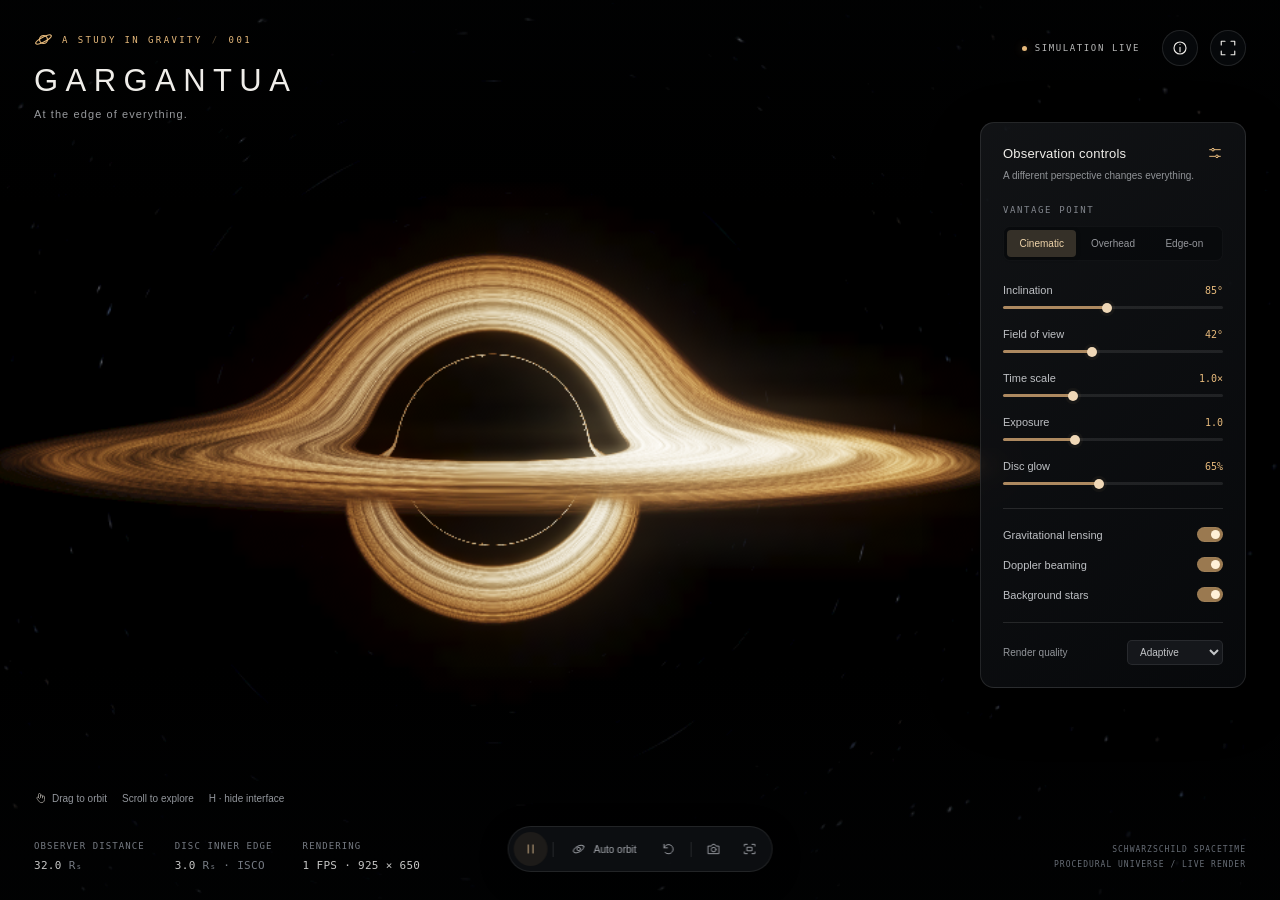
<file: submissions/astra-6-max/run-01.html>
<!DOCTYPE html>
<html lang="en">
<head>
<meta charset="utf-8">
<meta name="viewport" content="width=device-width,initial-scale=1,viewport-fit=cover">
<meta name="theme-color" content="#060709">
<link rel="icon" href="data:image/svg+xml,%3Csvg xmlns='http://www.w3.org/2000/svg' viewBox='0 0 64 64'%3E%3Crect width='64' height='64' rx='14' fill='%2306090c'/%3E%3Ccircle cx='32' cy='32' r='15' fill='none' stroke='%23e6b97b' stroke-width='3'/%3E%3Cellipse cx='32' cy='32' rx='28' ry='6' fill='none' stroke='%23e6b97b' stroke-width='3'/%3E%3C/svg%3E">
<meta name="description" content="A self-contained, interactive black hole with ray-traced gravitational lensing and an animated accretion disc.">
<title>Gargantua — A study in gravity</title>
<style>
:root{color-scheme:dark;--ink:#f0eeea;--muted:#909397;--line:rgba(255,255,255,.11);--gold:#e6b97b;--mono:ui-monospace,SFMono-Regular,Consolas,monospace;--sans:Inter,-apple-system,BlinkMacSystemFont,"Segoe UI",sans-serif}
*{box-sizing:border-box}body{margin:0;overflow:hidden;background:#030405;color:var(--ink);font-family:var(--sans);font-size:13px;-webkit-font-smoothing:antialiased}button,input,select{font:inherit}button{color:inherit;cursor:pointer}button:focus-visible,input:focus-visible,select:focus-visible,a:focus-visible{outline:2px solid var(--gold);outline-offset:5px}button:disabled{cursor:default;opacity:.4}button{border:0}svg{width:18px;height:18px;fill:none;stroke:currentColor;stroke-width:1.5;stroke-linecap:round;stroke-linejoin:round;flex:none}#universe{position:fixed;inset:0;width:100%;height:100%;display:block;touch-action:none;cursor:grab;outline-offset:-5px}#universe:active{cursor:grabbing}.vignette{position:fixed;inset:0;pointer-events:none;background:linear-gradient(180deg,rgba(2,3,4,.46),transparent 23%,transparent 74%,rgba(2,3,4,.6))}.ui{transition:opacity .35s,visibility .35s}.topbar{position:fixed;top:30px;left:34px;right:34px;display:flex;justify-content:space-between;align-items:flex-start;pointer-events:none}.brand,.top-actions{pointer-events:auto}.eyebrow{display:flex;align-items:center;gap:9px;color:var(--gold);font-family:var(--mono);font-size:9px;letter-spacing:2.4px;text-transform:uppercase}.brand-mark{width:19px;height:19px}.brand h1{font-size:31px;font-weight:350;letter-spacing:.24em;margin:15px 0 10px;line-height:1.1}.brand p{margin:0;color:#97999d;font-size:11px;letter-spacing:1.1px}.top-actions{display:flex;align-items:center;gap:12px}.status{font:9px var(--mono);letter-spacing:1.6px;text-transform:uppercase;color:#b7b8b8;display:flex;align-items:center;gap:8px;margin-right:10px}.status-dot{background:var(--gold);width:5px;height:5px;border-radius:50%;box-shadow:0 0 10px #e6b97b55}.status.paused .status-dot{background:#7d8188;box-shadow:none}.icon-button{width:36px;height:36px;display:flex;align-items:center;justify-content:center;border:1px solid var(--line);background:#0d101480;border-radius:50%;transition:background .2s,border-color .2s}.icon-button:hover{background:#25262a;border-color:#ffffff40}.controls{position:fixed;right:34px;top:122px;bottom:auto;width:266px;max-height:calc(100dvh - 220px);overflow:auto;scrollbar-width:thin;scrollbar-color:#57524a transparent;border:1px solid var(--line);border-radius:14px;background:linear-gradient(135deg,rgba(20,22,25,.85),rgba(9,11,14,.78));backdrop-filter:blur(22px);-webkit-backdrop-filter:blur(22px);box-shadow:0 16px 60px #0003;padding:22px}.panel-heading{display:flex;align-items:center;justify-content:space-between;margin-bottom:7px}.panel-heading h2{font-size:13px;font-weight:500;letter-spacing:.2px;margin:0}.panel-heading svg{color:var(--gold);width:16px;height:16px}.panel-subtitle{font-size:10px;color:var(--muted);line-height:1.5;margin:0 0 22px}.section-label{font:9px var(--mono);text-transform:uppercase;letter-spacing:1.6px;color:#82868d;margin-bottom:11px}.presets{display:flex;padding:3px;background:#05060880;border:1px solid #ffffff09;border-radius:7px;margin-bottom:23px;gap:2px}.presets button{flex:1;padding:8px 2px;font-size:10px;background:transparent;color:#95979c;border-radius:4px}.presets button:hover{color:#fff}.presets button[aria-pressed="true"]{background:#353028;color:#efd4aa;box-shadow:0 1px 5px #0003}.setting{margin-bottom:19px}.setting-row{display:flex;justify-content:space-between;align-items:center;margin-bottom:10px}.setting label{font-size:11px;color:#bec0c4}.setting output{font:10px var(--mono);color:var(--gold);font-variant-numeric:tabular-nums}input[type=range]{--fill:50%;-webkit-appearance:none;appearance:none;display:block;width:100%;height:3px;border-radius:4px;background:linear-gradient(to right,#ad8960 var(--fill),#ffffff17 var(--fill));outline-offset:6px;cursor:pointer;margin:0}input[type=range]::-webkit-slider-thumb{-webkit-appearance:none;width:10px;height:10px;border-radius:50%;background:#efd7b6;box-shadow:0 0 0 3px #d6ae750d}input[type=range]::-moz-range-thumb{border:0;width:10px;height:10px;border-radius:50%;background:#efd7b6}.divider{height:1px;background:var(--line);margin:23px 0 18px}.toggle-row{display:flex;justify-content:space-between;align-items:center;margin-bottom:15px;font-size:11px;color:#bec0c4;cursor:pointer;gap:10px}.toggle-row input{position:absolute;opacity:0;width:1px;height:1px}.switch{width:26px;height:15px;background:#32353a;border:1px solid #ffffff09;border-radius:12px;transition:background .2s;flex:none;position:relative}.switch:after{content:"";position:absolute;width:9px;height:9px;top:2px;left:2px;background:#aaaeb5;border-radius:50%;transition:transform .2s,background .2s}.toggle-row input:checked+.switch{background:#9a7950}.toggle-row input:checked+.switch:after{background:#fff0d7;transform:translateX(11px)}.toggle-row input:focus-visible+.switch{outline:2px solid var(--gold);outline-offset:4px}.quality-row{display:flex;align-items:center;justify-content:space-between;margin-top:20px;padding-top:17px;border-top:1px solid var(--line);font-size:10px;color:#92959a}.quality-row select{color:#c3c5c8;background:#15171b;border:1px solid #ffffff15;border-radius:5px;padding:5px 8px;font-size:10px;cursor:pointer}.hint{position:fixed;left:34px;bottom:96px;display:flex;gap:15px;color:#92969c;font-size:10px}.hint span{display:flex;align-items:center;gap:6px}.hint svg{width:12px;height:12px;color:#aca8a2}.footer{position:fixed;bottom:28px;left:34px;right:34px;display:flex;align-items:flex-end;justify-content:space-between;gap:25px;pointer-events:none}.readout{display:flex;gap:30px}.readout-item{font:9px var(--mono);letter-spacing:1.1px;color:#767b83;text-transform:uppercase}.readout-item strong{display:block;font:11px var(--mono);color:#c5c5c4;margin-top:8px;letter-spacing:.3px}.readout-item strong span{color:#757a82}.footer-note{text-align:right;font:8px var(--mono);color:#676d76;line-height:1.9;letter-spacing:1px}.toolbar{position:fixed;bottom:28px;left:50%;transform:translateX(-50%);display:flex;align-items:center;background:#101216c9;border:1px solid #ffffff17;backdrop-filter:blur(16px);border-radius:30px;padding:5px;gap:2px;box-shadow:0 8px 30px #0005}.tool{display:flex;align-items:center;justify-content:center;gap:8px;height:34px;padding:0 13px;border-radius:20px;background:transparent;color:#a6a9af;font-size:10px;white-space:nowrap}.tool:hover{background:#ffffff0d;color:white}.tool.active{color:#e6c699;background:#d0a46616}.tool svg{width:14px;height:14px}.tool.square{padding:0;width:34px}.tool-separator{height:15px;width:1px;background:var(--line);margin:0 3px}.mobile-controls{display:none}.restore{position:fixed;bottom:23px;right:26px;z-index:6;opacity:0;visibility:hidden;background:#14171b99;backdrop-filter:blur(10px);color:#aaa;display:flex;align-items:center;gap:8px;padding:10px 14px;border:1px solid #ffffff16;border-radius:25px;font-size:10px;transition:opacity .25s}.restore svg{width:14px;height:14px}.cinema .ui{opacity:0;visibility:hidden;pointer-events:none}.cinema .restore{opacity:.5;visibility:visible}.cinema .restore:hover{opacity:1}.toast{position:fixed;bottom:89px;left:50%;transform:translate(-50%,8px);padding:10px 17px;border:1px solid #ffffff20;border-radius:8px;background:#18191deb;backdrop-filter:blur(14px);color:#e6d7c2;font-size:11px;opacity:0;pointer-events:none;transition:opacity .2s,transform .2s;z-index:20}.toast.visible{opacity:1;transform:translate(-50%,0)}#loading{position:fixed;inset:0;display:flex;align-items:center;justify-content:center;background:#050607;z-index:50;transition:opacity .5s;flex-direction:column;gap:24px;font:10px var(--mono);letter-spacing:2px;color:#a39583}.loader-ring{width:50px;height:50px;border:1px solid #8c6a4630;border-top-color:#daba8b;border-radius:50%;animation:spin 1.5s linear infinite}@keyframes spin{to{transform:rotate(360deg)}}#loading.done{opacity:0;pointer-events:none}#error{position:fixed;inset:0;z-index:60;display:none;align-items:center;justify-content:center;background:#060709;padding:25px}#error.visible{display:flex}.error-card{max-width:490px;line-height:1.7;color:#aeb2b8}.error-card h2{color:#ebdcc8;font-size:22px;font-weight:400}.error-card button{padding:10px 18px;border-radius:6px;color:#15110b;background:#dcc096;margin-top:12px}.error-card pre{font:10px var(--mono);white-space:pre-wrap;max-height:170px;overflow:auto;color:#797f89}dialog{color:#b0b4bb;max-width:540px;width:calc(100% - 32px);max-height:85dvh;overflow:auto;border:1px solid #ffffff21;border-radius:15px;background:#121519;box-shadow:0 40px 150px #000c;padding:30px;font-size:12px;line-height:1.75}dialog::backdrop{background:#0009;backdrop-filter:blur(7px)}dialog h2{font-size:21px;color:#ead7b9;font-weight:400;margin:5px 0 16px}dialog h3{font:9px var(--mono);color:#dec39c;text-transform:uppercase;letter-spacing:1.5px;margin-top:24px}dialog p{margin:12px 0}dialog a{color:#dcc096;text-decoration-color:#dcc09655;text-underline-offset:3px}dialog .close{float:right}dialog .keys{font-size:11px;display:grid;grid-template-columns:100px 1fr;row-gap:7px}kbd{font:10px var(--mono);color:#e8d4b5}noscript{position:fixed;inset:0;z-index:100;background:#080a0c;padding:20vh 10vw;font-size:20px}
@media(min-width:1500px){.controls{top:150px;right:42px;width:280px;padding:25px}.topbar{left:42px;right:42px;top:36px}.brand h1{font-size:35px}}
@media(max-width:1000px){.footer-note{display:none}.readout{gap:20px}.readout-item:last-child{display:none}.toolbar{left:43%}.controls{right:23px;width:245px;padding:19px}.topbar{left:25px;right:25px}.brand h1{font-size:27px}.footer,.hint{left:25px}.status{font-size:8px;letter-spacing:1px}}
@media(max-width:1100px){.topbar{top:22px;left:21px;right:21px}.brand h1{font-size:24px;letter-spacing:.2em;margin-top:11px}.brand p{font-size:10px}.eyebrow{font-size:8px;letter-spacing:1.6px}.status{display:none}.top-actions{gap:8px}.icon-button{width:32px;height:32px}.controls{top:auto;bottom:92px;right:16px;left:16px;width:auto;max-height:58dvh;display:none;padding:21px;background:#101318ed;z-index:8}.controls.open{display:block}.mobile-controls{display:flex}.toolbar{left:50%;bottom:24px;max-width:calc(100% - 25px)}.tool{padding:0 10px}.tool span{display:none}.tool.square,.tool{width:35px}.tool svg{width:16px;height:16px}.readout{gap:22px}.readout-item{font-size:8px;letter-spacing:.8px}.readout-item strong{font-size:10px;margin-top:6px}.footer{bottom:88px;left:22px}.hint{bottom:137px;left:22px;font-size:9px}.hint span:last-child{display:none}.toast{bottom:145px;white-space:nowrap}.restore{bottom:20px;right:20px}.top-actions #fullScreen{display:none}}
@media(max-height:650px) and (min-width:1101px){.controls{top:105px;bottom:80px;max-height:none}.brand h1{font-size:24px;margin:10px 0 6px}.topbar{top:22px}.footer{bottom:22px}.hint{bottom:83px}.toolbar{bottom:22px}}
@media(prefers-reduced-motion:reduce){*,*:before,*:after{transition:none!important}.loader-ring{animation:none}}
</style>
</head>
<body>
<canvas id="universe" tabindex="0" aria-label="Interactive black hole. Drag to orbit, scroll or pinch to zoom. Arrow keys orbit; plus and minus zoom."></canvas>
<div class="vignette"></div>
<header class="topbar ui">
  <div class="brand">
    <div class="eyebrow"><svg class="brand-mark" viewBox="0 0 24 24" aria-hidden="true"><circle cx="12" cy="12" r="5"/><ellipse cx="12" cy="12" rx="11" ry="3" transform="rotate(-28 12 12)"/></svg>A study in gravity <span style="opacity:.35">/</span> 001</div>
    <h1>GARGANTUA</h1><p>At the edge of everything.</p>
  </div>
  <div class="top-actions">
    <div class="status" id="status"><span class="status-dot"></span><span id="statusText">Initializing</span></div>
    <button class="icon-button" id="about" title="About the simulation" aria-label="About the simulation"><svg viewBox="0 0 24 24" aria-hidden="true"><circle cx="12" cy="12" r="8"/><path d="M12 11v6M12 7v.1"/></svg></button>
    <button class="icon-button" id="fullScreen" title="Fullscreen (F)" aria-label="Toggle fullscreen"><svg viewBox="0 0 24 24" aria-hidden="true"><path d="M8 3H3v5m13-5h5v5M3 16v5h5m13-5v5h-5"/></svg></button>
  </div>
</header>
<aside class="controls ui" id="controls" aria-label="Simulation controls">
  <div class="panel-heading"><h2>Observation controls</h2><svg viewBox="0 0 24 24" aria-hidden="true"><path d="M4 7h16M4 17h16"/><circle cx="9" cy="7" r="2" fill="#161719"/><circle cx="15" cy="17" r="2" fill="#161719"/></svg></div>
  <p class="panel-subtitle">A different perspective changes everything.</p>
  <div class="section-label">Vantage point</div>
  <div class="presets" role="group" aria-label="Camera presets">
    <button data-preset="cinematic" aria-pressed="true">Cinematic</button><button data-preset="overhead" aria-pressed="false">Overhead</button><button data-preset="edge" aria-pressed="false">Edge-on</button>
  </div>
  <div class="setting"><div class="setting-row"><label for="inclination">Inclination</label><output id="inclinationValue" for="inclination">85°</output></div><input id="inclination" type="range" min="2" max="178" step="0.1" value="85" aria-label="Camera inclination in degrees"></div>
  <div class="setting"><div class="setting-row"><label for="zoom">Field of view</label><output id="zoomValue" for="zoom">42°</output></div><input id="zoom" type="range" min="22" max="72" step="0.1" value="42" aria-label="Field of view in degrees"></div>
  <div class="setting"><div class="setting-row"><label for="speed">Time scale</label><output id="speedValue" for="speed">1.0×</output></div><input id="speed" type="range" min="0.1" max="3" step="0.1" value="1"></div>
  <div class="setting"><div class="setting-row"><label for="exposure">Exposure</label><output id="exposureValue" for="exposure">1.0</output></div><input id="exposure" type="range" min="0.3" max="2.5" step="0.05" value="1.0"></div>
  <div class="setting"><div class="setting-row"><label for="bloom">Disc glow</label><output id="bloomValue" for="bloom">65%</output></div><input id="bloom" type="range" min="0" max="1.5" step="0.05" value="0.65"></div>
  <div class="divider"></div>
  <label class="toggle-row">Gravitational lensing<input id="lensing" type="checkbox" checked><span class="switch" aria-hidden="true"></span></label>
  <label class="toggle-row">Doppler beaming<input id="doppler" type="checkbox" checked><span class="switch" aria-hidden="true"></span></label>
  <label class="toggle-row">Background stars<input id="stars" type="checkbox" checked><span class="switch" aria-hidden="true"></span></label>
  <div class="quality-row"><label for="quality">Render quality</label><select id="quality"><option value="auto">Adaptive</option><option value="eco">Performance</option><option value="high">High</option><option value="ultra">Ultra</option></select></div>
</aside>
<div class="hint ui"><span><svg viewBox="0 0 24 24" aria-hidden="true"><path d="M9 11V5a2 2 0 0 1 4 0v6m0-3a2 2 0 0 1 4 0v4m0-2a2 2 0 0 1 4 0v5c0 5-4 7-8 6-3-1-5-5-7-8-1-2 1-4 3-2l2 2"/></svg>Drag to orbit</span><span>Scroll to explore</span><span>H · hide interface</span></div>
<footer class="footer ui"><div class="readout"><div class="readout-item">Observer distance<strong>32.0 <span>rₛ</span></strong></div><div class="readout-item">Disc inner edge<strong>3.0 <span>rₛ · ISCO</span></strong></div><div class="readout-item">Rendering<strong id="renderInfo">Tracing light…</strong></div></div><div class="footer-note">SCHWARZSCHILD SPACETIME<br>PROCEDURAL UNIVERSE / LIVE RENDER</div></footer>
<nav class="toolbar ui" aria-label="Scene actions">
  <button class="tool square active" id="pause" title="Pause (Space)" aria-label="Pause animation" aria-pressed="false"><svg id="pauseIcon" viewBox="0 0 24 24" aria-hidden="true"><path d="M8 5v14M16 5v14"/></svg></button>
  <div class="tool-separator"></div>
  <button class="tool" id="orbit" title="Toggle automatic orbit (O)" aria-pressed="false"><svg viewBox="0 0 24 24" aria-hidden="true"><circle cx="12" cy="12" r="3"/><ellipse cx="12" cy="12" rx="10" ry="5" transform="rotate(-30 12 12)"/></svg><span>Auto orbit</span></button>
  <button class="tool square" id="reset" title="Reset scene (R)" aria-label="Reset scene"><svg viewBox="0 0 24 24" aria-hidden="true"><path d="M4 10a8 8 0 1 1 2 8M4 4v6h6"/></svg></button>
  <div class="tool-separator"></div>
  <button class="tool square" id="capture" title="Save a PNG of the scene (S)" aria-label="Save a PNG of the scene"><svg viewBox="0 0 24 24" aria-hidden="true"><path d="M3 7h5l2-3h4l2 3h5v13H3z"/><circle cx="12" cy="13" r="4"/></svg></button>
  <button class="tool square" id="cinema" title="Hide interface (H)" aria-label="Hide interface"><svg viewBox="0 0 24 24" aria-hidden="true"><path d="M3 7V4h5m8 0h5v3M3 17v3h5m8 0h5v-3M8 9h8v6H8z"/></svg></button>
  <button class="tool square mobile-controls" id="controlsToggle" title="Show controls" aria-label="Show controls" aria-expanded="false" aria-controls="controls"><svg viewBox="0 0 24 24" aria-hidden="true"><path d="M4 7h16M4 17h16"/><circle cx="9" cy="7" r="2" fill="#121519"/><circle cx="15" cy="17" r="2" fill="#121519"/></svg></button>
</nav>
<button class="restore" id="restore"><svg viewBox="0 0 24 24" aria-hidden="true"><path d="M9 3H3v6m18-6h-6M3 15v6h6m12-6v6h-6M15 3v6h6"/></svg>Show controls <span style="opacity:.5">H</span></button>
<div class="toast" id="toast" role="status"></div>
<div id="loading" role="status"><div class="loader-ring"></div><span>TRACING THE EDGE OF LIGHT</span></div>
<div id="error" role="alert"><div class="error-card"><div class="eyebrow">A little more gravity than expected</div><h2 id="errorTitle">The renderer could not start.</h2><p id="errorMessage"></p><pre id="errorDetail"></pre><button id="retry">Try again</button></div></div>
<dialog id="aboutDialog" aria-labelledby="aboutTitle"><button class="icon-button close" id="closeAbout" aria-label="Close about dialog"><svg viewBox="0 0 24 24" aria-hidden="true"><path d="m6 6 12 12M18 6 6 18"/></svg></button><div class="eyebrow">Behind the light</div><h2 id="aboutTitle">One disc. A curved universe.</h2><p>The arch above the shadow is the far side of the same flat accretion disc. Light bends around the black hole, bringing normally hidden regions into view. Orbit the camera to see the geometry unfold.</p><h3>The model</h3><p>Light paths are integrated through a <strong>Schwarzschild (non-spinning) spacetime</strong>. The horizon is at 1 rₛ, the photon sphere at 1.5 rₛ, and the thin disc extends from the innermost stable circular orbit at 3 rₛ to 13 rₛ. A static observer sits at 32 rₛ.</p><p>Gravitational redshift and orbital Doppler beaming modulate the disc. Its filaments, turbulence, amber palette, glow, and animation time scale are artistic choices inspired by <em>Interstellar</em>. This is an interactive visualization, not a fluid simulation or the film’s rotating Kerr black hole.</p><p>Switch lensing off to compare against straight light paths. The star field is procedural, not an astronomical catalogue.</p><h3>Explore</h3><div class="keys"><kbd>Drag / Arrows</kbd><span>Orbit the camera</span><kbd>Scroll / + −</kbd><span>Zoom · pinch on touchscreens</span><kbd>Space</kbd><span>Pause or resume</span><kbd>O / R</kbd><span>Auto orbit / reset</span><kbd>H / F / S</kbd><span>Hide interface / fullscreen / save PNG</span></div><h3>Further reading</h3><p><a href="https://science.nasa.gov/universe/black-holes/anatomy/" target="_blank" rel="noopener noreferrer">NASA · Anatomy of a black hole</a><br><a href="https://arxiv.org/abs/1511.06025" target="_blank" rel="noopener noreferrer">Riazuelo · Ray tracing in a Schwarzschild metric</a><br><a href="https://arxiv.org/abs/1502.03808" target="_blank" rel="noopener noreferrer">James et al. · Gravitational lensing in Interstellar</a></p><p style="font-size:10px;color:#767e89">One HTML file. No libraries, downloads, or network access required. WebGL 2 is required; render quality adjusts to your device.</p></dialog>
<noscript>Enable JavaScript to explore Gargantua.</noscript>
<script>
'use strict';
(() => {
const $ = id => document.getElementById(id);
const canvas = $('universe');
const reducedMotion = matchMedia('(prefers-reduced-motion: reduce)').matches;
const state = { inclination:85, yaw:0.32, zoom:42, speed:1, exposure:1.0, bloom:.65, lensing:true, doppler:true, stars:true, paused:reducedMotion, orbit:false, quality:'auto', cinema:false, time:24 };
let renderer = null, frameId = 0, lastTime = 0, frames = 0, fpsStart = 0, needsTrace = true, stopped = false, adaptiveScale = 1, lastAdapt = 0, toastTimer;
const pointers = new Map();
let pinchDistance = 0;
function toast(message) { $('toast').textContent=message; $('toast').classList.add('visible'); clearTimeout(toastTimer); toastTimer=setTimeout(()=>$('toast').classList.remove('visible'),2600); }
function syncControls() {
  for (const key of ['inclination','zoom','speed','exposure','bloom']) {
    const input=$(key); input.value=state[key]; input.style.setProperty('--fill',100*(+input.value-input.min)/(input.max-input.min)+'%');
    const value = key==='inclination'||key==='zoom' ? Math.round(state[key])+'°' : key==='speed' ? state[key].toFixed(1)+'×' : key==='bloom' ? Math.round(state[key]*100)+'%' : state[key].toFixed(1);
    $(key+'Value').textContent=value;
  }
  for(const key of ['lensing','doppler','stars']) $(key).checked=state[key];
  $('quality').value=state.quality;
  $('pause').setAttribute('aria-pressed',String(state.paused));
  $('pause').setAttribute('aria-label',state.paused?'Resume animation':'Pause animation');
  $('pause').title=state.paused?'Resume (Space)':'Pause (Space)';
  $('pauseIcon').innerHTML=state.paused?'<path d="m8 4 12 8-12 8Z"/>':'<path d="M8 5v14M16 5v14"/>';
  $('pause').classList.toggle('active',!state.paused);
  $('orbit').classList.toggle('active',state.orbit); $('orbit').setAttribute('aria-pressed',String(state.orbit));
  $('status').classList.toggle('paused',state.paused); $('statusText').textContent=state.paused?'Time suspended':'Simulation live';
}
function clearPreset(){document.querySelectorAll('[data-preset]').forEach(b=>b.setAttribute('aria-pressed','false'));}
function setPreset(name){
  state.inclination=name==='overhead'?12:name==='edge'?89:85;
  state.zoom=name==='overhead'?55:name==='edge'?42:42;
  state.yaw=.32;
  document.querySelectorAll('[data-preset]').forEach(b=>b.setAttribute('aria-pressed',String(b.dataset.preset===name)));
  needsTrace=true;syncControls();
}
function pause(){state.paused=!state.paused;syncControls();}
function orbit(){state.orbit=!state.orbit;syncControls();}
function reset(){Object.assign(state,{inclination:85,yaw:.32,zoom:42,speed:1,exposure:1.0,bloom:.65,lensing:true,doppler:true,stars:true,paused:reducedMotion,orbit:false,time:24});setPreset('cinematic');toast('Returned to the cinematic view');}
function cinema(){state.cinema=!state.cinema;document.body.classList.toggle('cinema',state.cinema);needsTrace=true;(state.cinema?$('restore'):$('cinema')).focus({preventScroll:true});}
async function fullscreen(){try{if(document.fullscreenElement)await document.exitFullscreen();else if(document.documentElement.requestFullscreen)await document.documentElement.requestFullscreen();else toast('Use your browser’s fullscreen control');}catch(e){toast('Fullscreen is unavailable in this browser window');}}
for(const key of ['inclination','zoom','speed','exposure','bloom']) $(key).addEventListener('input',()=>{state[key]=+$(key).value;if(key==='inclination'||key==='zoom'){needsTrace=true;clearPreset();}syncControls();});
for(const key of ['lensing','doppler','stars']) $(key).addEventListener('change',()=>{state[key]=$(key).checked;if(key==='lensing')needsTrace=true;});
$('quality').addEventListener('change',()=>{state.quality=$('quality').value;adaptiveScale=1;resize();});
document.querySelectorAll('[data-preset]').forEach(b=>b.addEventListener('click',()=>setPreset(b.dataset.preset)));
$('pause').onclick=pause;$('orbit').onclick=orbit;$('reset').onclick=reset;$('cinema').onclick=cinema;$('restore').onclick=cinema;$('fullScreen').onclick=fullscreen;
$('about').onclick=()=>$('aboutDialog').showModal();$('closeAbout').onclick=()=>$('aboutDialog').close();
$('aboutDialog').addEventListener('click',e=>{if(e.target===$('aboutDialog')){const r=$('aboutDialog').getBoundingClientRect();if(e.clientX<r.left||e.clientX>r.right||e.clientY<r.top||e.clientY>r.bottom)$('aboutDialog').close();}});
$('controlsToggle').onclick=()=>{const open=$('controls').classList.toggle('open');$('controlsToggle').setAttribute('aria-expanded',String(open));$('controlsToggle').setAttribute('aria-label',open?'Hide controls':'Show controls');};
$('retry').onclick=()=>location.reload();
function moveCamera(dx,dy){state.yaw-=dx*.004;state.inclination=Math.min(178,Math.max(2,state.inclination-dy*.18));needsTrace=true;clearPreset();syncControls();}
function zoomCamera(delta){state.zoom=Math.min(72,Math.max(22,state.zoom+delta));needsTrace=true;clearPreset();syncControls();}
canvas.addEventListener('pointerdown',e=>{canvas.setPointerCapture(e.pointerId);pointers.set(e.pointerId,{x:e.clientX,y:e.clientY});if(pointers.size===2){const a=[...pointers.values()];pinchDistance=Math.hypot(a[0].x-a[1].x,a[0].y-a[1].y);}canvas.focus({preventScroll:true});});
canvas.addEventListener('pointermove',e=>{if(!pointers.has(e.pointerId))return;const old=pointers.get(e.pointerId);pointers.set(e.pointerId,{x:e.clientX,y:e.clientY});if(pointers.size===1)moveCamera(e.clientX-old.x,e.clientY-old.y);else if(pointers.size===2){const a=[...pointers.values()],d=Math.hypot(a[0].x-a[1].x,a[0].y-a[1].y);if(pinchDistance>0)zoomCamera((pinchDistance-d)*.09);pinchDistance=d;}});
for(const type of ['pointerup','pointercancel','lostpointercapture'])canvas.addEventListener(type,e=>{pointers.delete(e.pointerId);pinchDistance=0;});
canvas.addEventListener('wheel',e=>{e.preventDefault();zoomCamera(Math.max(-6,Math.min(6,e.deltaY*.025)));},{passive:false});
document.addEventListener('keydown',e=>{
  if(e.ctrlKey||e.metaKey||e.altKey||$('aboutDialog').open||['INPUT','SELECT','TEXTAREA'].includes(e.target.tagName)||e.target.isContentEditable||(e.key===' '&&e.target.tagName==='BUTTON'))return;
  const k=e.key.toLowerCase();const actions={' ':pause,o:orbit,r:reset,h:cinema,f:fullscreen,s:()=>capture(),arrowleft:()=>moveCamera(-12,0),arrowright:()=>moveCamera(12,0),arrowup:()=>moveCamera(0,12),arrowdown:()=>moveCamera(0,-12),'+':()=>zoomCamera(-2),'=':()=>zoomCamera(-2),'-':()=>zoomCamera(2),escape:()=>{if(state.cinema)cinema();$('controls').classList.remove('open');$('controlsToggle').setAttribute('aria-expanded','false');}};
  if(actions[k]){e.preventDefault();actions[k]();}
});

// Ray tracing: areal Cartesian coordinates, c = r_s = 1, affine energy E = 1.
// Schwarzschild null rays obey x'' = -(3/2) |x cross x'|^2 x / |x|^5.
// This is a spatial null-geodesic equation, not Newtonian particle gravity.
// We cache two disc intersections plus the escaped ray direction in floating-
// point textures, then shade the moving disc each frame without retracing it.
const vertex=`#version 300 es
precision highp float;
out vec2 uv;
void main(){vec2 p=vec2(float((gl_VertexID<<1)&2),float(gl_VertexID&2));uv=p;gl_Position=vec4(p*2.0-1.0,0,1);}`;
const traceCommon=`
uniform vec2 uSize;
uniform vec3 uCamera;
uniform vec3 uForward;
uniform vec3 uRight;
uniform vec3 uUp;
uniform float uFov;
uniform float uCenter;
uniform float uStep;
uniform bool uLensing;
vec3 acceleration(vec3 p,float h2){float r2=dot(p,p);return -1.5*h2*p/(r2*r2*sqrt(r2));}
void traceRay(vec2 coord,out vec4 first,out vec4 second,out vec4 sky){
  vec2 screen=coord*2.0-1.0;screen.x=(screen.x-uCenter)*uSize.x/uSize.y;
  vec3 direction=normalize(uForward+uFov*(screen.x*uRight+screen.y*uUp));
  vec3 p=uCamera;float observerR=length(p);float observerF=1.0-1.0/observerR;
  vec3 radial=p/observerR;
  float dr=dot(direction,radial);
  vec3 v=uLensing?dr*radial+(direction-dr*radial)/sqrt(observerF):direction;
  vec3 angular=cross(p,v);float h2=dot(angular,angular);
  first=vec4(0);second=vec4(0);sky=vec4(0);int hits=0;
  for(int i=0;i<360;i++){
    float radius=length(p);
    if(radius<1.005)break;
    if(radius>85.0&&dot(p,v)>0.0){sky=vec4(normalize(v),1);break;}
    float stepSize=clamp(radius*uStep,0.025,3.0);
    vec3 nextP;vec3 nextV;
    if(uLensing){
      vec3 a1=acceleration(p,h2);
      vec3 v2=v+a1*(stepSize*.5);
      vec3 a2=acceleration(p+v*(stepSize*.5),h2);
      vec3 v3=v+a2*(stepSize*.5);
      vec3 a3=acceleration(p+v2*(stepSize*.5),h2);
      vec3 v4=v+a3*stepSize;
      vec3 a4=acceleration(p+v3*stepSize,h2);
      nextP=p+(stepSize/6.0)*(v+2.0*v2+2.0*v3+v4);
      nextV=v+(stepSize/6.0)*(a1+2.0*a2+2.0*a3+a4);
    }else{nextP=p+v*stepSize;nextV=v;}
    if((p.y>0.0)!=(nextP.y>0.0)){
      float f=p.y/(p.y-nextP.y);vec3 hit=mix(p,nextP,f);float r=length(hit.xz);
      if(r>3.0&&r<13.0){
        float omega=1.0/sqrt(2.0*r*r*r);
        // Gas rotates toward increasing atan(z,x), i.e. negative L_y.
        float shift=sqrt(1.0-1.5/r)/(sqrt(observerF)*max(.2,1.0-omega*angular.y));
        vec4 data=vec4(hit.xz,shift,1.0);
        if(hits==0)first=data;else second=data;
        hits++;if(hits==2)break;
      }
    }
    p=nextP;v=nextV;
  }
}
`;
const shadeCommon=`
uniform float uTime;
uniform bool uDoppler;
uniform bool uStars;
uniform highp sampler3D uNoise;
uniform sampler2D uSky;
const float PI=3.141592653589793;
float gasNoise(vec3 p){return texture(uNoise,p/64.0).r;}
vec4 disc(vec4 hit){
  if(hit.a<.5)return vec4(0);
  float r=length(hit.xy),phi=atan(hit.y,hit.x);
  float omega=1.0/sqrt(2.0*r*r*r);
  float a=phi-uTime*omega*5.0;
  // Periodic in azimuth: wrapping has no texture seam.
  vec2 orbit=vec2(cos(a),sin(a));
  float n1=gasNoise(vec3(r*1.8,orbit*2.5));
  float n2=gasNoise(vec3(r*7.0,orbit*5.0)+11.0);
  float n3=gasNoise(vec3(r*22.0,orbit*9.0)+23.0);
  float n4=gasNoise(vec3(r*55.0,orbit*18.0)+37.0);
  float turbulence=.46*n1+.29*n2+.17*n3+.08*n4;
  float rings=.5+.5*sin(r*38.0+18.0*n1+6.0*n2);
  float filaments=pow(max(0.0,.5+.5*sin(r*95.0+14.0*n2+9.0*n3)),7.0);
  float spiral=.5+.5*sin(a*3.0-r*2.4+4.0*n1);
  float structure=(.12+2.8*pow(turbulence,2.5))*(.72+.30*rings+.17*filaments)*(.72+.42*spiral);
  float edge=smoothstep(3.0,3.32,r)*(1.0-smoothstep(10.2,13.0,r));
  // Thin-disc radial flux profile; color mapped to a cinematic visible palette.
  float radialFlux=pow(3.0/r,3.0)*max(0.0,1.0-sqrt(3.0/r));
  float heat=clamp(pow(radialFlux*17.0,.25),0.0,1.0);
  float g=uDoppler?hit.z:sqrt((1.0-1.0/r)/(1.0-1.0/32.0));
  float shiftedHeat=clamp(heat*pow(g,.45),0.0,1.0);
  vec3 warm=mix(vec3(1.0,.18,.027),vec3(1.0,.48,.16),smoothstep(.15,.67,shiftedHeat));
  warm=mix(warm,vec3(1.0,.78,.49),smoothstep(.60,1.04,shiftedHeat));
  float intensity=radialFlux*37.0*structure*pow(g,3.0);
  float alpha=edge*.985;
  return vec4(warm*intensity,alpha);
}
vec3 shade(vec4 first,vec4 second,vec4 sky){
  vec3 bg=vec3(0);
  if(sky.a>.5&&uStars){
    vec3 d=normalize(sky.xyz);
    vec2 st=vec2(atan(d.z,d.x)/(2.0*PI)+.5,acos(clamp(d.y,-1.0,1.0))/PI);
    // Explicit gradients avoid a bright texture seam at longitude wrap.
    vec2 dx=dFdx(st),dy=dFdy(st);dx.x-=round(dx.x);dy.x-=round(dy.x);
    bg=pow(textureGrad(uSky,st,dx,dy).rgb,vec3(2.2))*.7;
  }
  vec4 b=disc(second),a=disc(first);
  return a.rgb*a.a+(1.0-a.a)*(b.rgb*b.a+(1.0-b.a)*bg);
}
`;
const traceFrag=`#version 300 es
precision highp float;
in vec2 uv;
layout(location=0)out vec4 hit0;
layout(location=1)out vec4 hit1;
layout(location=2)out vec4 skyData;
${traceCommon}
void main(){traceRay(uv,hit0,hit1,skyData);}`;
const shadeFrag=`#version 300 es
precision highp float;
in vec2 uv;out vec4 color;
uniform sampler2D uHit0;uniform sampler2D uHit1;uniform sampler2D uBackground;
${shadeCommon}
void main(){vec3 c=shade(texture(uHit0,uv),texture(uHit1,uv),texture(uBackground,uv));color=vec4(c/(1.0+c),1);}`;
const directFrag=`#version 300 es
precision highp float;
in vec2 uv;out vec4 color;
${traceCommon}
${shadeCommon}
void main(){vec4 a,b,s;traceRay(uv,a,b,s);vec3 c=shade(a,b,s);color=vec4(c/(1.0+c),1);}`;
const blurFrag=`#version 300 es
precision highp float;
in vec2 uv;out vec4 color;
uniform sampler2D uImage;uniform vec2 uDirection;uniform bool uExtract;
vec3 sampleAt(vec2 p){vec3 c=texture(uImage,p).rgb;if(uExtract)c=max(vec3(0),c-.16);return c;}
void main(){vec3 c=sampleAt(uv)*.227027;c+=(sampleAt(uv+uDirection*1.384615)+sampleAt(uv-uDirection*1.384615))*.316216;c+=(sampleAt(uv+uDirection*3.230769)+sampleAt(uv-uDirection*3.230769))*.070270;color=vec4(c,1);}`;
const finalFrag=`#version 300 es
precision highp float;
in vec2 uv;out vec4 color;
uniform sampler2D uScene;uniform sampler2D uBloom;uniform sampler2D uWide;
uniform float uExposure;uniform float uBloomAmount;uniform vec2 uResolution;
vec3 aces(vec3 x){return clamp((x*(2.51*x+.03))/(x*(2.43*x+.59)+.14),0.,1.);}
void main(){
  vec3 encoded=texture(uScene,uv).rgb;
  vec3 c=encoded/max(vec3(.015),1.0-encoded);
  vec3 glow=texture(uBloom,uv).rgb;
  vec3 wide=texture(uWide,uv).rgb;
  c+=(glow*.55+wide*.38)*uBloomAmount;
  // Restrained optical halation, followed by exposure and filmic tone mapping.
  c=pow(aces(c*uExposure),vec3(1.0/2.2));
  vec2 v=(uv-.5)*vec2(1.0,.8);c*=1.0-.22*dot(v,v);
  float dither=fract(52.9829189*fract(dot(gl_FragCoord.xy,vec2(.06711056,.00583715))));
  c+=(dither-.5)/255.0;
  color=vec4(max(c,vec3(0)),1);
}`;

function createRenderer(){
  const gl=canvas.getContext('webgl2',{alpha:false,antialias:false,depth:false,stencil:false,powerPreference:'high-performance',preserveDrawingBuffer:false});
  if(!gl)throw new Error('WebGL 2 is unavailable. Enable hardware acceleration in your browser, then reopen this file in a current version of Chrome, Edge, Firefox, or Safari.');
  const cached=!!gl.getExtension('EXT_color_buffer_float');
  gl.disable(gl.DEPTH_TEST);gl.disable(gl.BLEND);gl.disable(gl.DITHER);
  const programs=[],allTextures=[],allFbos=[];
  function program(fragment){
    function shader(type,source){const s=gl.createShader(type);gl.shaderSource(s,source);gl.compileShader(s);if(!gl.getShaderParameter(s,gl.COMPILE_STATUS)){const log=gl.getShaderInfoLog(s);gl.deleteShader(s);throw new Error(log);}return s;}
    const vs=shader(gl.VERTEX_SHADER,vertex),fs=shader(gl.FRAGMENT_SHADER,fragment),p=gl.createProgram();gl.attachShader(p,vs);gl.attachShader(p,fs);gl.linkProgram(p);gl.deleteShader(vs);gl.deleteShader(fs);
    if(!gl.getProgramParameter(p,gl.LINK_STATUS))throw new Error(gl.getProgramInfoLog(p));
    const uniforms=new Map();programs.push(p);return {p,loc(name){if(!uniforms.has(name))uniforms.set(name,gl.getUniformLocation(p,name));return uniforms.get(name);}};
  }
  const trace=cached?program(traceFrag):null,paint=program(cached?shadeFrag:directFrag),blur=program(blurFrag),finish=program(finalFrag);
  const vao=gl.createVertexArray();gl.bindVertexArray(vao);
  function texture(width,height,float=false){const t=gl.createTexture();allTextures.push(t);gl.bindTexture(gl.TEXTURE_2D,t);gl.texParameteri(gl.TEXTURE_2D,gl.TEXTURE_MIN_FILTER,float?gl.NEAREST:gl.LINEAR);gl.texParameteri(gl.TEXTURE_2D,gl.TEXTURE_MAG_FILTER,float?gl.NEAREST:gl.LINEAR);gl.texParameteri(gl.TEXTURE_2D,gl.TEXTURE_WRAP_S,gl.CLAMP_TO_EDGE);gl.texParameteri(gl.TEXTURE_2D,gl.TEXTURE_WRAP_T,gl.CLAMP_TO_EDGE);gl.texImage2D(gl.TEXTURE_2D,0,float?gl.RGBA32F:gl.RGBA8,width,height,0,gl.RGBA,float?gl.FLOAT:gl.UNSIGNED_BYTE,null);return t;}
  function target(width,height,float=false,count=1){
    const fbo=gl.createFramebuffer();allFbos.push(fbo);gl.bindFramebuffer(gl.FRAMEBUFFER,fbo);const textures=[],attachments=[];
    for(let i=0;i<count;i++){const t=texture(width,height,float);textures.push(t);const attachment=gl.COLOR_ATTACHMENT0+i;attachments.push(attachment);gl.framebufferTexture2D(gl.FRAMEBUFFER,attachment,gl.TEXTURE_2D,t,0);}
    gl.drawBuffers(attachments);
    if(gl.checkFramebufferStatus(gl.FRAMEBUFFER)!==gl.FRAMEBUFFER_COMPLETE)throw new Error('This GPU could not allocate the rendering buffers. Try a smaller browser window or another browser.');
    return {fbo,textures,width,height};
  }
  // All visual assets are generated locally. A seeded star panorama is lensed
  // by sampling it in the ray's escaped direction, rather than screen space.
  let seed=17391;function random(){seed=(Math.imul(seed,1664525)+1013904223)|0;return(seed>>>0)/4294967296;}
  const noise=gl.createTexture();gl.bindTexture(gl.TEXTURE_3D,noise);const noiseBytes=new Uint8Array(64*64*64);for(let i=0;i<noiseBytes.length;i++)noiseBytes[i]=random()*255;
  gl.texImage3D(gl.TEXTURE_3D,0,gl.R8,64,64,64,0,gl.RED,gl.UNSIGNED_BYTE,noiseBytes);gl.texParameteri(gl.TEXTURE_3D,gl.TEXTURE_MIN_FILTER,gl.LINEAR_MIPMAP_LINEAR);gl.texParameteri(gl.TEXTURE_3D,gl.TEXTURE_MAG_FILTER,gl.LINEAR);gl.texParameteri(gl.TEXTURE_3D,gl.TEXTURE_WRAP_S,gl.REPEAT);gl.texParameteri(gl.TEXTURE_3D,gl.TEXTURE_WRAP_T,gl.REPEAT);gl.texParameteri(gl.TEXTURE_3D,gl.TEXTURE_WRAP_R,gl.REPEAT);gl.generateMipmap(gl.TEXTURE_3D);
  const skyCanvas=document.createElement('canvas');skyCanvas.width=4096;skyCanvas.height=2048;const ctx=skyCanvas.getContext('2d');ctx.fillStyle='#020306';ctx.fillRect(0,0,4096,2048);
  // Very faint galactic dust. No opaque background image or external textures.
  for(let i=0;i<190;i++){let x=random()*4096,y=1024+290*Math.sin(x/4096*Math.PI*2+.6)+(random()-.5)*370;let r=70+random()*220;const gradient=ctx.createRadialGradient(x,y,0,x,y,r);gradient.addColorStop(0,`rgba(82,79,77,${.008+random()*.018})`);gradient.addColorStop(1,'rgba(30,33,46,0)');ctx.fillStyle=gradient;ctx.fillRect(x-r,y-r,2*r,2*r);}
  for(let i=0;i<17000;i++){
    const x=random()*4096,y=Math.acos(2*random()-1)/Math.PI*2048;
    const chance=random(),radius=chance>.998?1.7:chance>.96?.85:.25+random()*.45;
    const alpha=.12+Math.pow(random(),3)*.82;
    const warmth=random(),rgb=warmth<.2?'171,195,227':warmth>.8?'236,211,179':'221,225,232';
    if(radius>1.2){const g=ctx.createRadialGradient(x,y,0,x,y,radius*5);g.addColorStop(0,`rgba(${rgb},.25)`);g.addColorStop(1,`rgba(${rgb},0)`);ctx.fillStyle=g;ctx.fillRect(x-radius*5,y-radius*5,radius*10,radius*10);}
    ctx.beginPath();ctx.fillStyle=`rgba(${rgb},${alpha})`;ctx.arc(x,y,radius,0,Math.PI*2);ctx.fill();
  }
  const skyTex=gl.createTexture();gl.bindTexture(gl.TEXTURE_2D,skyTex);gl.texImage2D(gl.TEXTURE_2D,0,gl.RGBA,gl.RGBA,gl.UNSIGNED_BYTE,skyCanvas);gl.texParameteri(gl.TEXTURE_2D,gl.TEXTURE_MIN_FILTER,gl.LINEAR_MIPMAP_LINEAR);gl.texParameteri(gl.TEXTURE_2D,gl.TEXTURE_MAG_FILTER,gl.LINEAR);gl.texParameteri(gl.TEXTURE_2D,gl.TEXTURE_WRAP_S,gl.REPEAT);gl.texParameteri(gl.TEXTURE_2D,gl.TEXTURE_WRAP_T,gl.CLAMP_TO_EDGE);gl.generateMipmap(gl.TEXTURE_2D);
  let geometry,scene,smallA,smallB,wideA,wideB,width=0,height=0;
  function freeTargets(){for(const t of allTextures)gl.deleteTexture(t);for(const f of allFbos)gl.deleteFramebuffer(f);allTextures.length=0;allFbos.length=0;}
  function size(w,h){if(w===width&&h===height)return;freeTargets();width=w;height=h;canvas.width=w;canvas.height=h;
    if(cached)geometry=target(w,h,true,3);
    scene=target(w,h);const sw=Math.max(1,Math.floor(w/3)),sh=Math.max(1,Math.floor(h/3));smallA=target(sw,sh);smallB=target(sw,sh);wideA=target(Math.max(1,Math.floor(w/9)),Math.max(1,Math.floor(h/9)));wideB=target(wideA.width,wideA.height);needsTrace=true;
  }
  function use(prog,t){gl.useProgram(prog.p);gl.bindFramebuffer(gl.FRAMEBUFFER,t?t.fbo:null);gl.viewport(0,0,t?t.width:width,t?t.height:height);}
  function bind(prog,name,tex,unit,target=gl.TEXTURE_2D){gl.activeTexture(gl.TEXTURE0+unit);gl.bindTexture(target,tex);gl.uniform1i(prog.loc(name),unit);}
  function draw(){gl.drawArrays(gl.TRIANGLES,0,3);}
  function cameraUniforms(prog){
    const theta=state.inclination*Math.PI/180,yaw=state.yaw;
    const radial=[Math.sin(theta)*Math.sin(yaw),Math.cos(theta),Math.sin(theta)*Math.cos(yaw)];
    const right=[Math.cos(yaw),0,-Math.sin(yaw)],up=[-Math.cos(theta)*Math.sin(yaw),Math.sin(theta),-Math.cos(theta)*Math.cos(yaw)];
    gl.uniform2f(prog.loc('uSize'),width,height);gl.uniform3fv(prog.loc('uCamera'),radial.map(x=>x*32));gl.uniform3fv(prog.loc('uForward'),radial.map(x=>-x));gl.uniform3fv(prog.loc('uRight'),right);gl.uniform3fv(prog.loc('uUp'),up);
    const portrait=innerWidth<1101;
    gl.uniform1f(prog.loc('uFov'),Math.tan(state.zoom*Math.PI/360)*(portrait?Math.max(1,1.25*height/width):1));
    gl.uniform1f(prog.loc('uCenter'),!portrait&&!state.cinema?-Math.min(.23,155/innerWidth*2):0);
    gl.uniform1f(prog.loc('uStep'),state.quality==='ultra'?.045:state.quality==='eco'?.10:.07);
    gl.uniform1i(prog.loc('uLensing'),state.lensing);
  }
  function blurPass(source,target,dx,dy,extract){use(blur,target);bind(blur,'uImage',source,0);gl.uniform2f(blur.loc('uDirection'),dx,dy);gl.uniform1i(blur.loc('uExtract'),extract);draw();}
  function render(){
    if(cached&&needsTrace){use(trace,geometry);cameraUniforms(trace);draw();needsTrace=false;}
    use(paint,scene);if(cached){bind(paint,'uHit0',geometry.textures[0],0);bind(paint,'uHit1',geometry.textures[1],1);bind(paint,'uBackground',geometry.textures[2],2);}else cameraUniforms(paint);
    bind(paint,'uNoise',noise,3,gl.TEXTURE_3D);bind(paint,'uSky',skyTex,4);gl.uniform1f(paint.loc('uTime'),state.time);gl.uniform1i(paint.loc('uDoppler'),state.doppler);gl.uniform1i(paint.loc('uStars'),state.stars);draw();
    blurPass(scene.textures[0],smallA,1/width,0,true);blurPass(smallA.textures[0],smallB,0,1/smallA.height,false);blurPass(smallB.textures[0],smallA,1/smallA.width,0,false);
    blurPass(smallA.textures[0],wideA,2/smallA.width,0,false);blurPass(wideA.textures[0],wideB,0,2/wideA.height,false);blurPass(wideB.textures[0],wideA,2/wideA.width,0,false);
    use(finish,null);bind(finish,'uScene',scene.textures[0],0);bind(finish,'uBloom',smallA.textures[0],1);bind(finish,'uWide',wideA.textures[0],2);gl.uniform1f(finish.loc('uExposure'),state.exposure);gl.uniform1f(finish.loc('uBloomAmount'),state.bloom);gl.uniform2f(finish.loc('uResolution'),width,height);draw();
  }
  function dispose(){freeTargets();gl.deleteTexture(noise);gl.deleteTexture(skyTex);programs.forEach(p=>gl.deleteProgram(p));gl.deleteVertexArray(vao);}
  return {gl,cached,size,render,dispose,get width(){return width},get height(){return height}};
}
function resize(){if(!renderer||renderer.gl.isContextLost())return;const dpr=Math.min(devicePixelRatio||1,2);let scale=state.quality==='ultra'?dpr:state.quality==='high'?Math.min(dpr,1.5):state.quality==='eco'?.65:Math.min(dpr,1.2)*adaptiveScale;
  if(!renderer.cached)scale=Math.min(scale,.65);
  const maxPixels=state.quality==='ultra'?4000000:state.quality==='high'?2500000:1500000;
  scale=Math.min(scale,Math.sqrt(maxPixels/(innerWidth*innerHeight)));
  renderer.size(Math.max(2,Math.round(innerWidth*scale)),Math.max(2,Math.round(innerHeight*scale)));
  needsTrace=true;
}
function showError(error){stopped=true;cancelAnimationFrame(frameId);$('loading').classList.add('done');$('errorMessage').textContent='The simulation needs a browser with WebGL 2 and a working graphics context. Enable hardware acceleration, or try opening the file in another browser.';$('errorDetail').textContent=error.message||String(error);$('error').classList.add('visible');console.error(error);}
function frame(now){
  if(stopped)return;
  const dt=lastTime?Math.min((now-lastTime)/1000,.08):0;lastTime=now;
  if(!state.paused&&!document.hidden){state.time+=dt*state.speed;if(state.orbit){state.yaw+=dt*.055;needsTrace=true;}}
  try{renderer.render();}catch(e){showError(e);return;}
  frames++;if(now-fpsStart>1600){const fps=frames*1000/(now-fpsStart);$('renderInfo').textContent=Math.round(fps)+' fps · '+renderer.width+' × '+renderer.height;
    if(state.quality==='auto'&&now-lastAdapt>7000&&fps<27&&adaptiveScale>.58&&!document.hidden){adaptiveScale=Math.max(.58,adaptiveScale*.85);lastAdapt=now;resize();}
    frames=0;fpsStart=now;
  }
  frameId=requestAnimationFrame(frame);
}
function capture(){
  if(!renderer||stopped)return;
  try{renderer.render();canvas.toBlob(blob=>{if(!blob){toast('Could not save the image');return;}const url=URL.createObjectURL(blob),a=document.createElement('a');a.href=url;a.download='gargantua-'+new Date().toISOString().replace(/[:.]/g,'-')+'.png';a.click();setTimeout(()=>URL.revokeObjectURL(url),30000);toast('Scene saved as PNG');},'image/png');}catch(e){toast('Image capture is unavailable');}
}
$('capture').onclick=capture;
window.addEventListener('resize',resize);
document.addEventListener('visibilitychange',()=>{if(document.hidden){cancelAnimationFrame(frameId);lastTime=0;}else if(!stopped&&renderer){lastTime=0;fpsStart=performance.now();frames=0;frameId=requestAnimationFrame(frame);}});
canvas.addEventListener('webglcontextlost',e=>{e.preventDefault();stopped=true;cancelAnimationFrame(frameId);$('statusText').textContent='Reconnecting';toast('Graphics context interrupted. Restoring the scene…');});
canvas.addEventListener('webglcontextrestored',()=>{try{renderer=createRenderer();resize();stopped=false;lastTime=0;syncControls();frameId=requestAnimationFrame(frame);}catch(e){showError(e);}});
syncControls();
setTimeout(()=>{try{renderer=createRenderer();resize();renderer.render();$('loading').classList.add('done');fpsStart=performance.now();frameId=requestAnimationFrame(frame);}catch(e){showError(e);}},50);
})();
</script>
</body>
</html>
</file>
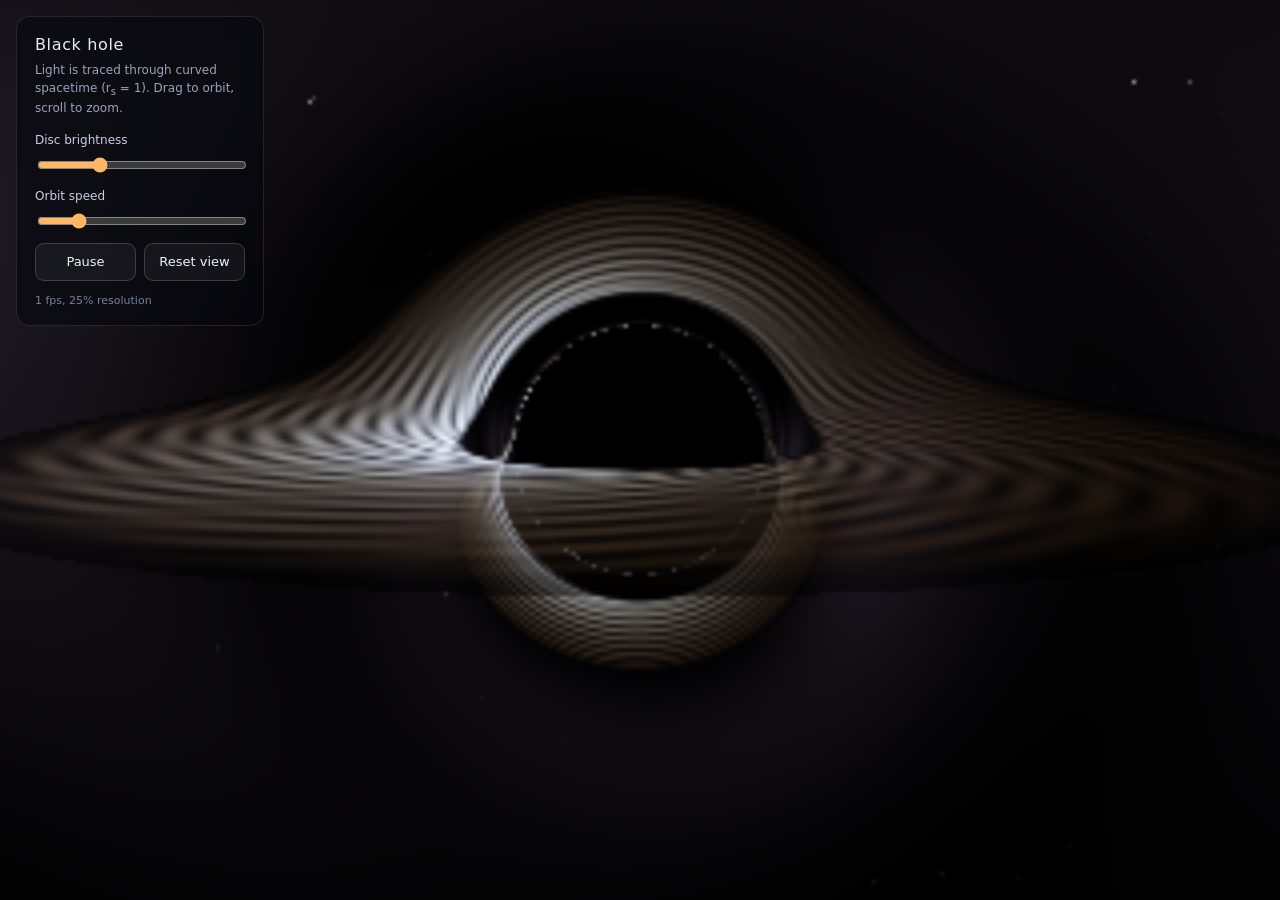
<file: submissions/haiku-5-5-max/run-01.html>
<!DOCTYPE html>
<html lang="en">
<head>
<meta charset="utf-8">
<meta name="viewport" content="width=device-width, initial-scale=1, viewport-fit=cover">
<meta name="color-scheme" content="dark">
<title>Black hole: gravitational lensing</title>
<style>
  *{box-sizing:border-box}
  html,body{margin:0;height:100%;overflow:hidden;background:#000;color:#e8ecf8;font:13px/1.5 "Avenir Next","Gill Sans","Segoe UI",system-ui,sans-serif}
  #c{position:fixed;inset:0;width:100%;height:100%;display:block;touch-action:none;cursor:grab}
  #c:active{cursor:grabbing}
  #ui{position:fixed;left:16px;top:calc(16px + env(safe-area-inset-top,0px));width:248px;max-width:calc(100vw - 32px);padding:16px 18px;border-radius:14px;background:rgba(5,7,14,.6);border:1px solid rgba(255,220,180,.12);backdrop-filter:blur(12px);-webkit-backdrop-filter:blur(12px);user-select:none}
  h1{margin:0 0 4px;font-size:16px;font-weight:300;letter-spacing:.04em}
  #ui p{margin:0 0 14px;color:#9aa3bd;font-size:12px}
  label{display:flex;flex-direction:column;gap:6px;margin-bottom:12px;color:#c9cfe2;font-size:12px}
  input[type=range]{width:100%;accent-color:#ffb766}
  .row{display:flex;gap:8px;margin-top:4px}
  button{flex:1;padding:8px;border-radius:9px;border:1px solid rgba(255,220,180,.2);background:rgba(255,255,255,.05);color:#f1f3fb;font:inherit;cursor:pointer}
  button:hover{background:rgba(255,255,255,.12)}
  button:focus-visible,input:focus-visible{outline:2px solid #ffb766;outline-offset:2px}
  #stat{margin-top:12px;color:#77809c;font-size:11px;font-variant-numeric:tabular-nums}
  #msg{position:fixed;inset:0;display:none;align-items:center;justify-content:center;padding:24px;text-align:center;white-space:pre-line;background:#000;color:#f2b8a6;font-size:15px}
</style>
</head>
<body>
<canvas id="c" aria-label="Black hole with gravitational lensing and an accretion disc"></canvas>
<div id="ui">
  <h1>Black hole</h1>
  <p>Light is traced through curved spacetime (r<sub>s</sub> = 1). Drag to orbit, scroll to zoom.</p>
  <label>Disc brightness <input id="disc" type="range" min="0.2" max="3" step="0.05" value="1"></label>
  <label>Orbit speed <input id="orbit" type="range" min="0" max="0.4" step="0.01" value="0.07"></label>
  <div class="row"><button id="pause" type="button">Pause</button><button id="reset" type="button">Reset view</button></div>
  <div id="stat"></div>
</div>
<div id="msg"></div>
<script>
(() => {
  'use strict';
  const canvas = document.getElementById('c');
  const discEl = document.getElementById('disc');
  const orbitEl = document.getElementById('orbit');
  const pauseBtn = document.getElementById('pause');
  const resetBtn = document.getElementById('reset');
  const statEl = document.getElementById('stat');
  const msgEl = document.getElementById('msg');

  const VS = 'attribute vec2 aPos; void main() { gl_Position = vec4(aPos, 0.0, 1.0); }';
  const FS = `
#ifdef GL_FRAGMENT_PRECISION_HIGH
precision highp float;
#else
precision mediump float;
#endif
uniform vec2 uRes;
uniform vec3 uPos, uFwd, uRight, uUp;
uniform float uTanHalf, uTime, uDisc;

const float RIN = 3.0;    // innermost stable circular orbit (6M) with r_s = 1
const float ROUT = 13.0;  // outer edge of the disc
const float ESC = 40.0;   // rays beyond this radius have escaped

float hash(vec3 p) { return fract(sin(dot(p, vec3(127.1, 311.7, 74.7))) * 43758.5453); }

vec3 blackbody(float T) {
  float t = clamp(T, 1100.0, 40000.0) / 100.0;
  float r = t <= 66.0 ? 1.0 : clamp(1.29294 * pow(t - 60.0, -0.1332), 0.0, 1.0);
  float g = t <= 66.0 ? clamp(0.39008 * log(t) - 0.63184, 0.0, 1.0)
                      : clamp(1.12989 * pow(t - 60.0, -0.07551), 0.0, 1.0);
  float b = t >= 66.0 ? 1.0 : clamp(0.54321 * log(t - 10.0) - 1.19625, 0.0, 1.0);
  return vec3(r, g, b);
}

vec3 stars(vec3 d, float s, float thr) {
  vec3 g = d * s;
  vec3 c = floor(g);
  float h = hash(c);
  if (h < thr) return vec3(0.0);
  vec3 jit = vec3(hash(c + 11.0), hash(c + 23.0), hash(c + 37.0)) - 0.5;
  float dd = length(fract(g) - 0.5 - jit * 0.6);
  float k = (h - thr) / (1.0 - thr);
  float I = k * k * (1.0 - smoothstep(0.0, 0.22, dd)) * 2.5;
  return mix(vec3(1.0, 0.8, 0.6), vec3(0.75, 0.85, 1.0), hash(c + 5.0)) * I;
}

vec3 sky(vec3 d) {
  float band = exp(-d.y * d.y * 16.0);
  float dust = 0.55 + 0.45 * sin(d.x * 7.0 + 1.7 * sin(d.z * 5.0)) * sin(d.z * 9.0 - d.y * 4.0);
  return vec3(0.12, 0.10, 0.14) * band * dust + stars(d, 140.0, 0.986) + stars(d, 380.0, 0.996);
}

vec3 disc(vec3 c, vec3 v, float rc) {
  float Om = sqrt(0.5 / (rc * rc * rc));          // Keplerian angular velocity (M = 0.5)
  float ut = 1.0 / sqrt(1.0 - 1.5 / rc);          // time dilation of the orbiting gas
  float lam = c.x * v.z - c.z * v.x;              // photon L_y / E, sign fixed for backward tracing
  float g = clamp(1.0 / (ut * max(1.0 - Om * lam, 0.1)), 0.25, 3.0); // gravitational + Doppler shift
  float ph = atan(c.z, c.x) + 4.0 * Om * uTime;   // surface texture co-moves with the gas
  float turb = 0.6 + 0.4 * sin(7.0 * ph + 2.5 * log(rc)) * sin(19.0 * ph - 5.0 * rc);
  float Tob = g * 9000.0 * pow(RIN / rc, 0.75);   // observed colour temperature
  float edge = smoothstep(RIN, RIN * 1.12, rc) * (1.0 - smoothstep(ROUT * 0.8, ROUT, rc));
  return blackbody(Tob) * (0.5 * uDisc * pow(Tob / 5000.0, 2.5) * edge * turb);
}

vec3 trace(vec3 p, vec3 v) {
  vec3 Lv = cross(p, v);
  float H2 = dot(Lv, Lv);                  // conserved squared angular momentum
  vec3 col = vec3(0.0);
  float tr = 1.0;                          // remaining transmittance
  int hits = 0;
  bool escaped = false;
  for (int i = 0; i < 300; i++) {
    float r2 = dot(p, p);
    float r = sqrt(r2);
    if (r < 1.02) break;                   // captured by the horizon
    if (r > ESC && dot(p, v) > 0.0) { escaped = true; break; }
    vec3 q = p;
    float dt = clamp(0.04 * r, 0.015, 0.5);
    v -= 1.5 * H2 * p / (r2 * r2 * r) * dt; // null geodesic: a = -1.5 h^2 x / r^5
    p += v * dt;
    if (hits < 3 && q.y * p.y < 0.0) {     // crossed the disc plane y = 0
      vec3 c = mix(q, p, q.y / (q.y - p.y));
      float rc = length(c.xz);
      if (rc > RIN && rc < ROUT) {
        col += tr * disc(c, v, rc);
        tr *= 0.45;
        hits++;
      }
    }
  }
  if (escaped) col += tr * sky(normalize(v));
  return col;
}

void main() {
  vec2 uv = (gl_FragCoord.xy - 0.5 * uRes) / uRes.y;
  vec3 rd = normalize(uFwd + (uv.x * uRight + uv.y * uUp) * (2.0 * uTanHalf));
  gl_FragColor = vec4(1.0 - exp(-trace(uPos, rd)), 1.0);
}
`;

  const cam = { yaw: 0, pitch: 0.12, dist: 26 };
  const U = {};
  let gl = null, prog = null, q = 1, simT = 0, paused = false, dirty = true, drag = null;
  let last = performance.now(), statT = last, frames = 0, ema = 16.7, lastAdapt = 0;

  const clamp = (x, a, b) => Math.min(b, Math.max(a, x));
  const cross = (a, b) => [a[1] * b[2] - a[2] * b[1], a[2] * b[0] - a[0] * b[2], a[0] * b[1] - a[1] * b[0]];
  const norm = a => { const l = Math.hypot(a[0], a[1], a[2]) || 1; return [a[0] / l, a[1] / l, a[2] / l]; };

  function compile(type, src) {
    const s = gl.createShader(type);
    gl.shaderSource(s, src);
    gl.compileShader(s);
    if (!gl.getShaderParameter(s, gl.COMPILE_STATUS)) throw new Error(gl.getShaderInfoLog(s));
    return s;
  }

  function init() {
    gl = canvas.getContext('webgl', { antialias: false, alpha: false });
    if (!gl) throw new Error('This browser does not support WebGL.');
    prog = gl.createProgram();
    gl.attachShader(prog, compile(gl.VERTEX_SHADER, VS));
    gl.attachShader(prog, compile(gl.FRAGMENT_SHADER, FS));
    gl.linkProgram(prog);
    if (!gl.getProgramParameter(prog, gl.LINK_STATUS)) throw new Error(gl.getProgramInfoLog(prog));
    gl.useProgram(prog);
    gl.bindBuffer(gl.ARRAY_BUFFER, gl.createBuffer());
    gl.bufferData(gl.ARRAY_BUFFER, new Float32Array([-1, -1, 3, -1, -1, 3]), gl.STATIC_DRAW);
    const loc = gl.getAttribLocation(prog, 'aPos');
    gl.enableVertexAttribArray(loc);
    gl.vertexAttribPointer(loc, 2, gl.FLOAT, false, 0, 0);
    for (const n of ['uRes', 'uPos', 'uFwd', 'uRight', 'uUp', 'uTanHalf', 'uTime', 'uDisc']) {
      U[n] = gl.getUniformLocation(prog, n);
    }
    dirty = true;
  }

  function resize() {
    const dpr = Math.min(window.devicePixelRatio || 1, 2);
    const w = Math.max(2, Math.round(innerWidth * dpr * q));
    const h = Math.max(2, Math.round(innerHeight * dpr * q));
    if (canvas.width !== w || canvas.height !== h) { canvas.width = w; canvas.height = h; dirty = true; }
    if (gl) gl.viewport(0, 0, w, h);
  }

  // Trade resolution for frame rate, gently, so the simulation stays smooth on any GPU.
  function adapt() {
    if (ema > 30 && q > 0.25) { q = Math.max(0.25, q * 0.82); resize(); }
    else if (ema < 17 && q < 1) { q = Math.min(1, q * 1.05); resize(); }
  }

  function draw() {
    const cp = Math.cos(cam.pitch);
    const P = [cam.dist * cp * Math.sin(cam.yaw), cam.dist * Math.sin(cam.pitch), cam.dist * cp * Math.cos(cam.yaw)];
    const F = norm([-P[0], -P[1], -P[2]]);
    const R = norm(cross(F, [0, 1, 0]));
    const Up = cross(R, F);
    gl.uniform2f(U.uRes, canvas.width, canvas.height);
    gl.uniform3f(U.uPos, P[0], P[1], P[2]);
    gl.uniform3f(U.uFwd, F[0], F[1], F[2]);
    gl.uniform3f(U.uRight, R[0], R[1], R[2]);
    gl.uniform3f(U.uUp, Up[0], Up[1], Up[2]);
    gl.uniform1f(U.uTanHalf, 0.364);          // roughly 40 degree vertical field of view
    gl.uniform1f(U.uTime, simT);
    gl.uniform1f(U.uDisc, Number(discEl.value));
    gl.drawArrays(gl.TRIANGLES, 0, 3);
  }

  function loop(now) {
    const dt = Math.min(0.1, (now - last) / 1000);
    last = now;
    ema = ema * 0.9 + dt * 100;               // smoothed frame time in ms
    if (!paused) {
      simT += dt;
      cam.yaw += dt * Number(orbitEl.value);
      dirty = true;
    }
    if (now - lastAdapt > 600) { lastAdapt = now; adapt(); }
    if (dirty && gl) { draw(); dirty = false; }
    frames++;
    if (now - statT > 500) {
      statEl.textContent = Math.round(frames * 1000 / (now - statT)) + ' fps, ' + Math.round(q * 100) + '% resolution';
      frames = 0;
      statT = now;
    }
    requestAnimationFrame(loop);
  }

  canvas.addEventListener('pointerdown', e => {
    drag = [e.clientX, e.clientY];
    canvas.setPointerCapture(e.pointerId);
  });
  canvas.addEventListener('pointermove', e => {
    if (!drag) return;
    cam.yaw -= (e.clientX - drag[0]) * 0.005;
    cam.pitch = clamp(cam.pitch + (e.clientY - drag[1]) * 0.005, -1.45, 1.45);
    drag = [e.clientX, e.clientY];
    dirty = true;
  });
  const endDrag = () => { drag = null; };
  canvas.addEventListener('pointerup', endDrag);
  canvas.addEventListener('pointercancel', endDrag);
  canvas.addEventListener('wheel', e => {
    e.preventDefault();
    cam.dist = clamp(cam.dist * Math.exp(e.deltaY * 0.0012), 6, 60);
    dirty = true;
  }, { passive: false });
  discEl.addEventListener('input', () => { dirty = true; });
  pauseBtn.addEventListener('click', () => {
    paused = !paused;
    pauseBtn.textContent = paused ? 'Play' : 'Pause';
    dirty = true;
  });
  resetBtn.addEventListener('click', () => {
    Object.assign(cam, { yaw: 0, pitch: 0.12, dist: 26 });
    dirty = true;
  });

  try {
    init();
  } catch (err) {
    console.error(err);
    msgEl.textContent = 'The black hole could not start.\n' + err.message;
    msgEl.style.display = 'flex';
    return;
  }

  const dpr = Math.min(window.devicePixelRatio || 1, 2);
  q = clamp(Math.sqrt(1.0e6 / (innerWidth * innerHeight * dpr * dpr)), 0.25, 1);
  resize();
  window.addEventListener('resize', resize);
  canvas.addEventListener('webglcontextlost', e => e.preventDefault());
  canvas.addEventListener('webglcontextrestored', () => { init(); resize(); });

  if (window.matchMedia && matchMedia('(prefers-reduced-motion: reduce)').matches) {
    paused = true;
    pauseBtn.textContent = 'Play';
  }
  requestAnimationFrame(loop);
})();
</script>
</body>
</html>
</file>
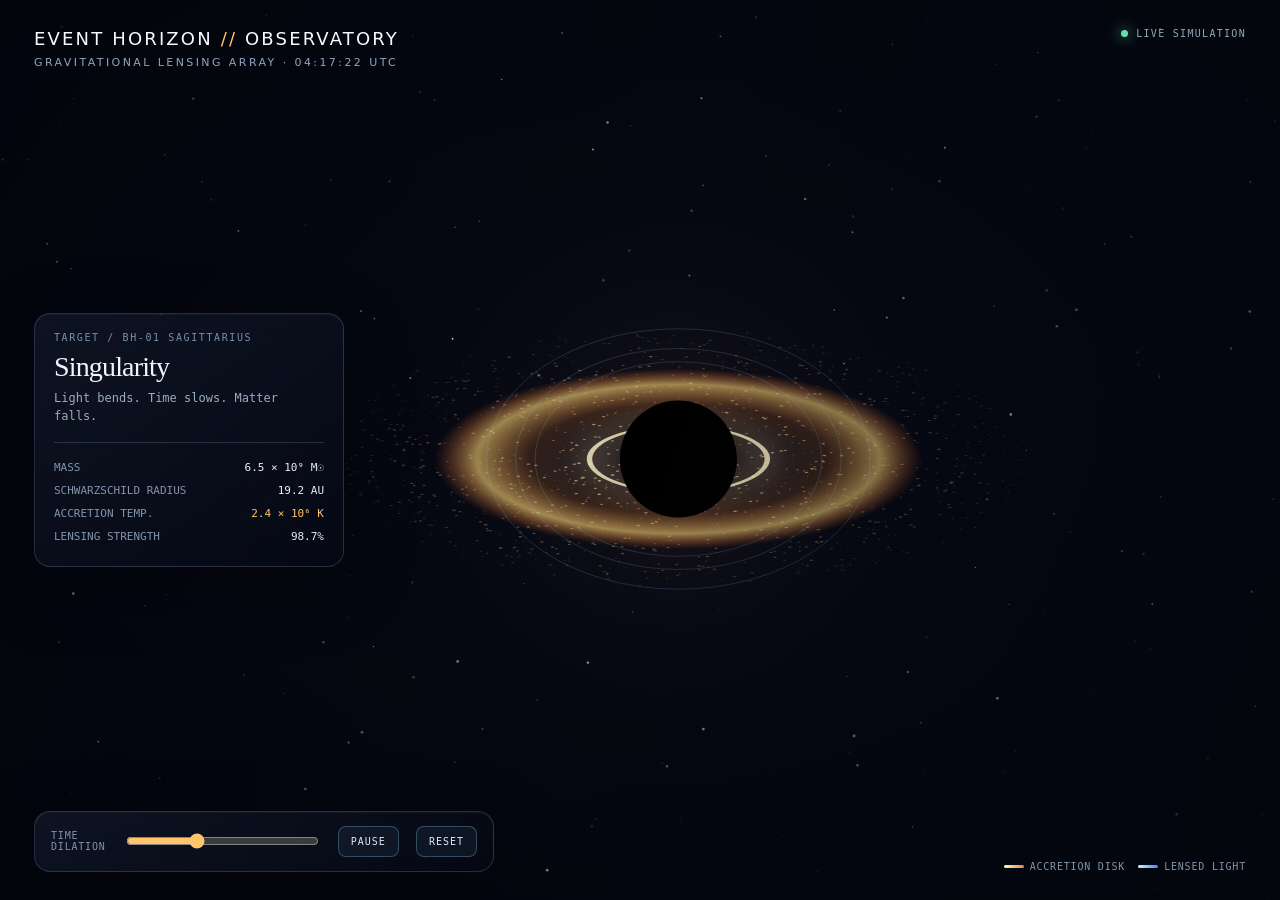
<file: submissions/luna-5-6-low/run-01.html>
<!doctype html>
<html lang="en">
<head>
  <meta charset="utf-8" />
  <meta name="viewport" content="width=device-width, initial-scale=1" />
  <title>Interstellar // Black Hole Observatory</title>
  <style>
    :root{--cyan:#8de5ff;--gold:#ffc568;--ink:#060812;--glass:rgba(11,16,29,.68);--line:rgba(164,206,255,.18);}
    *{box-sizing:border-box} html,body{margin:0;min-height:100%;background:var(--ink);color:#eef5ff;font-family:Inter,ui-sans-serif,system-ui,-apple-system,BlinkMacSystemFont,"Segoe UI",sans-serif}body{overflow-x:hidden}
    canvas{position:fixed;inset:0;width:100%;height:100%;display:block;background:#050711;cursor:grab}canvas:active{cursor:grabbing}
    .veil{position:fixed;inset:0;pointer-events:none;background:radial-gradient(ellipse at 50% 50%,transparent 38%,rgba(2,4,10,.45) 100%),linear-gradient(110deg,rgba(2,4,12,.4),transparent 45%,rgba(4,7,14,.45))}
    .ui{position:relative;min-height:100vh;padding:28px 34px;display:flex;flex-direction:column;justify-content:space-between;pointer-events:none}
    header,.bottom{display:flex;justify-content:space-between;align-items:flex-start;gap:22px}.brand{letter-spacing:.22em;font-size:11px;color:#91a5c0;text-transform:uppercase}.brand strong{display:block;font-size:18px;letter-spacing:.12em;color:#f6fbff;margin-bottom:7px;font-weight:500}.brand em{font-style:normal;color:var(--gold)}
    .status{display:flex;gap:8px;align-items:center;font:10px ui-monospace,SFMono-Regular,monospace;letter-spacing:.13em;color:#8fa9b5;text-transform:uppercase}.dot{width:7px;height:7px;border-radius:50%;background:#63e0ad;box-shadow:0 0 14px #63e0ad}
    .panel{pointer-events:auto;background:linear-gradient(145deg,rgba(18,25,43,.72),rgba(7,11,23,.52));border:1px solid var(--line);box-shadow:0 20px 70px rgba(0,0,0,.28),inset 0 1px rgba(255,255,255,.04);backdrop-filter:blur(18px);border-radius:16px}
    .readout{width:min(310px,calc(100vw - 68px));padding:18px 19px}.eyebrow{font:10px ui-monospace,SFMono-Regular,monospace;letter-spacing:.16em;color:#7891af;text-transform:uppercase}.readout h1{font:500 28px/1.1 Georgia,serif;letter-spacing:-.03em;margin:9px 0 6px}.readout p{color:#9cacc2;font:12px/1.55 ui-monospace,SFMono-Regular,monospace;margin:0 0 16px}.rule{height:1px;background:var(--line);margin:13px 0}.metric{display:flex;justify-content:space-between;gap:18px;font:11px ui-monospace,SFMono-Regular,monospace;color:#8295ad;padding:5px 0}.metric b{color:#e7eef9;font-weight:400}.metric b.gold{color:var(--gold)}
    .bottom{align-items:flex-end}.controls{padding:14px 16px;display:flex;align-items:center;gap:17px;width:min(460px,calc(100vw - 68px))}.controls label{display:flex;align-items:center;gap:9px;flex:1;font:10px ui-monospace,SFMono-Regular,monospace;letter-spacing:.08em;color:#8193ab;text-transform:uppercase}.controls input{accent-color:var(--gold);width:100%;cursor:pointer}.btn{border:1px solid rgba(152,217,255,.28);background:rgba(114,170,210,.08);color:#d7ecff;border-radius:8px;padding:9px 12px;font:10px ui-monospace,monospace;letter-spacing:.1em;text-transform:uppercase;cursor:pointer;transition:.2s}.btn:hover{background:rgba(141,229,255,.16);border-color:var(--cyan)}
    .legend{display:flex;align-items:center;gap:13px;font:10px ui-monospace,monospace;letter-spacing:.08em;color:#8193ab;text-transform:uppercase}.legend span{display:inline-flex;align-items:center;gap:6px}.swatch{width:20px;height:3px;border-radius:4px;background:linear-gradient(90deg,#fdf8d1,#e98242)}.swatch.blue{background:linear-gradient(90deg,#c3fbff,#4382ff)}
    @media(max-width:650px){.ui{padding:20px}.bottom{align-items:stretch;flex-direction:column}.controls{width:100%}.legend{justify-content:flex-end}.readout{width:min(280px,calc(100vw - 40px))}.brand strong{font-size:15px}}
  </style>
</head>
<body>
  <canvas id="space"></canvas><div class="veil"></div>
  <main class="ui">
    <header><div class="brand"><strong>Event Horizon <em>//</em> Observatory</strong>GRAVITATIONAL LENSING ARRAY · 04:17:22 UTC</div><div class="status"><span class="dot"></span>LIVE SIMULATION</div></header>
    <section class="panel readout"><div class="eyebrow">Target / BH-01 Sagittarius</div><h1>Singularity</h1><p>Light bends. Time slows. Matter falls.</p><div class="rule"></div><div class="metric"><span>MASS</span><b>6.5 × 10⁹ M☉</b></div><div class="metric"><span>SCHWARZSCHILD RADIUS</span><b>19.2 AU</b></div><div class="metric"><span>ACCRETION TEMP.</span><b class="gold" id="temp">2.4 × 10⁶ K</b></div><div class="metric"><span>LENSING STRENGTH</span><b id="lens">98.7%</b></div></section>
    <footer class="bottom"><div class="panel controls"><label>Time dilation <input id="speed" type="range" min="0" max="2" step=".01" value=".72"></label><button class="btn" id="pause">Pause</button><button class="btn" id="reset">Reset</button></div><div class="legend"><span><i class="swatch"></i>Accretion disk</span><span><i class="swatch blue"></i>Lensed light</span></div></footer>
  </main>
  <script>
    const canvas=document.getElementById('space'),ctx=canvas.getContext('2d'),speed=document.getElementById('speed'),pause=document.getElementById('pause'),reset=document.getElementById('reset');
    let dpr=1,w=0,h=0,t=0,running=true,drag={x:0,y:0,active:false},offset={x:0,y:0};
    const stars=Array.from({length:260},()=>({x:Math.random(),y:Math.random(),r:Math.random()*1.3+.15,a:Math.random()*.7+.2,p:Math.random()*6.28,c:Math.random()<.18?'#9fd6ff':'#f4f1df'}));
    const dust=Array.from({length:1550},()=>{let a=Math.random()*Math.PI*2,rad=Math.pow(Math.random(),.57);return{a,rad,z:(Math.random()-.5)*.12,s:Math.random()*.8+.2};});
    function resize(){dpr=Math.min(devicePixelRatio||1,2);w=innerWidth;h=innerHeight;canvas.width=w*dpr;canvas.height=h*dpr;ctx.setTransform(dpr,0,0,dpr,0,0)}
    function glow(x,y,r,color,alpha=1){let g=ctx.createRadialGradient(x,y,0,x,y,r);g.addColorStop(0,color);g.addColorStop(1,'transparent');ctx.globalAlpha=alpha;ctx.fillStyle=g;ctx.fillRect(x-r,y-r,x+r,y+r);ctx.globalAlpha=1}
    function draw(){ctx.clearRect(0,0,w,h);let cx=w*.53+offset.x,cy=h*.51+offset.y,scale=Math.min(w,h)/830;ctx.fillStyle='#050711';ctx.fillRect(0,0,w,h);
      stars.forEach(s=>{let x=s.x*w,y=s.y*h;ctx.globalAlpha=s.a*(.7+.3*Math.sin(t*.4+s.p));ctx.fillStyle=s.c;ctx.beginPath();ctx.arc(x,y,s.r,0,7);ctx.fill()});ctx.globalAlpha=1;
      glow(cx,cy,370*scale,'#1a376e',.1);glow(cx,cy,255*scale,'#f07631',.09);glow(cx,cy,112*scale,'#f8a43b',.18);
      ctx.save();ctx.translate(cx,cy);ctx.scale(1,.37);ctx.rotate(-.11);
      dust.forEach((q,i)=>{let rr=(38+q.rad*285)*scale, a=q.a+t*(.1+.34*(1-q.rad))*+Number(speed.value);let x=Math.cos(a)*rr,y=Math.sin(a)*rr;let hue=20+q.rad*33+Math.sin(a)*10;ctx.globalAlpha=(.08+.7*(1-q.rad))*(.55+q.s*.45);ctx.fillStyle=`hsl(${hue},${78+q.s*20}%,${58+q.s*28}%)`;ctx.beginPath();ctx.arc(x,y,(.35+q.s*1.5)*scale,0,7);ctx.fill()});
      let ring=ctx.createRadialGradient(0,0,30*scale,0,0,225*scale);ring.addColorStop(0,'rgba(255,245,200,0)');ring.addColorStop(.55,'rgba(255,140,50,.16)');ring.addColorStop(.8,'rgba(255,217,121,.62)');ring.addColorStop(1,'rgba(255,101,29,0)');ctx.globalAlpha=1;ctx.fillStyle=ring;ctx.beginPath();ctx.arc(0,0,230*scale,0,7);ctx.fill();ctx.restore();
      ctx.save();ctx.translate(cx,cy);ctx.scale(1,.37);ctx.shadowBlur=25*scale;ctx.shadowColor='#fff2be';ctx.strokeStyle='rgba(255,244,201,.8)';ctx.lineWidth=5*scale;ctx.beginPath();ctx.arc(0,0,82*scale,0,7);ctx.stroke();ctx.restore();
      ctx.shadowBlur=0;ctx.fillStyle='#000';ctx.beginPath();ctx.arc(cx,cy,54*scale,0,7);ctx.fill();glow(cx,cy,48*scale,'#000',1);
      // warped background arcs suggest gravitational lensing
      ctx.strokeStyle='rgba(134,204,255,.18)';ctx.lineWidth=1;[1.18,1.34,1.58].forEach((k,i)=>{ctx.beginPath();ctx.ellipse(cx,cy,112*scale*k,76*scale*k,0,0,7);ctx.stroke()});
      if(running){t+=.012;requestAnimationFrame(draw)}
    }
    speed.addEventListener('input',()=>{document.getElementById('lens').textContent=(96+Number(speed.value)*1.8).toFixed(1)+'%';document.getElementById('temp').textContent=(1.8+Number(speed.value)*.85).toFixed(1)+' × 10⁶ K'});
    pause.onclick=()=>{running=!running;pause.textContent=running?'Pause':'Resume';if(running)requestAnimationFrame(draw)};reset.onclick=()=>{t=0;offset={x:0,y:0};if(!running){running=true;pause.textContent='Pause';requestAnimationFrame(draw)}};
    canvas.onpointerdown=e=>{drag={x:e.clientX,y:e.clientY,active:true};canvas.setPointerCapture(e.pointerId)};canvas.onpointermove=e=>{if(drag.active){offset.x+=(e.clientX-drag.x);offset.y+=(e.clientY-drag.y);drag.x=e.clientX;drag.y=e.clientY}};canvas.onpointerup=()=>drag.active=false;addEventListener('resize',resize);resize();draw();
  </script>
</body></html>
</file>
